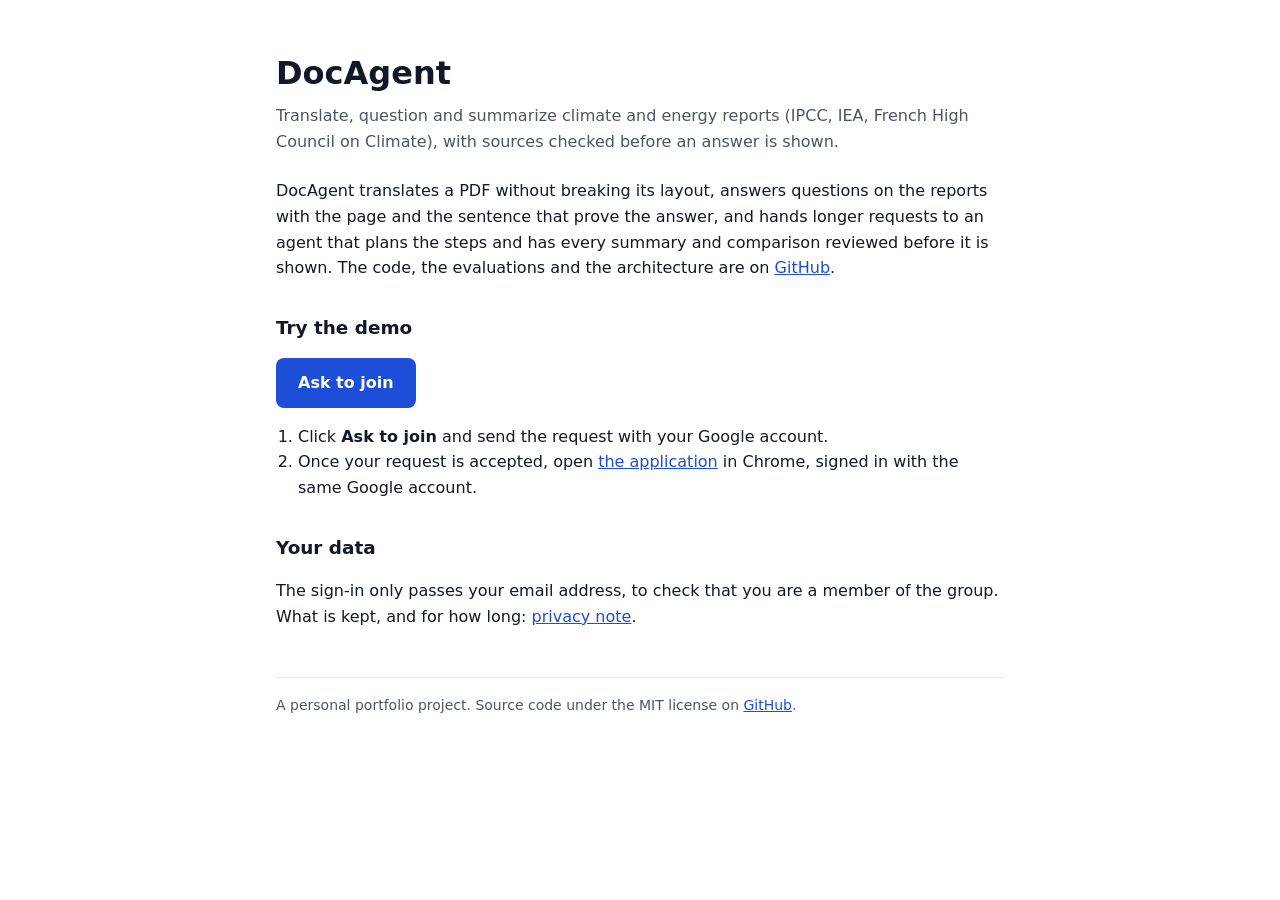
<file: docs/index.html>
<!doctype html>
<html lang="en">
<head>
<meta charset="utf-8">
<meta name="viewport" content="width=device-width, initial-scale=1">
<title>DocAgent demo</title>
<link rel="stylesheet" href="style.css">
</head>
<body>
<main>
<h1>DocAgent</h1>
<p class="lead">Translate, question and summarize climate and energy reports (IPCC, IEA, French High Council on Climate), with sources checked before an answer is shown.</p>

<p>DocAgent translates a PDF without breaking its layout, answers questions on the reports with the page and the sentence that prove the answer, and hands longer requests to an agent that plans the steps and has every summary and comparison reviewed before it is shown. The code, the evaluations and the architecture are on <a href="https://github.com/lylyamm/docagent">GitHub</a>.</p>

<h2>Try the demo</h2>
<p><a class="button" href="https://groups.google.com/g/docagent-demo">Ask to join</a></p>
<ol>
  <li>Click <strong>Ask to join</strong> and send the request with your Google account.</li>
  <li>Once your request is accepted, open <a href="https://docagent-front-51066993529.europe-west9.run.app">the application</a> in Chrome, signed in with the same Google account.</li>
</ol>

<h2>Your data</h2>
<p>The sign-in only passes your email address, to check that you are a member of the group. What is kept, and for how long: <a href="privacy.html">privacy note</a>.</p>

<footer>A personal portfolio project. Source code under the MIT license on <a href="https://github.com/lylyamm/docagent">GitHub</a>.</footer>
</main>
</body>
</html>
</file>
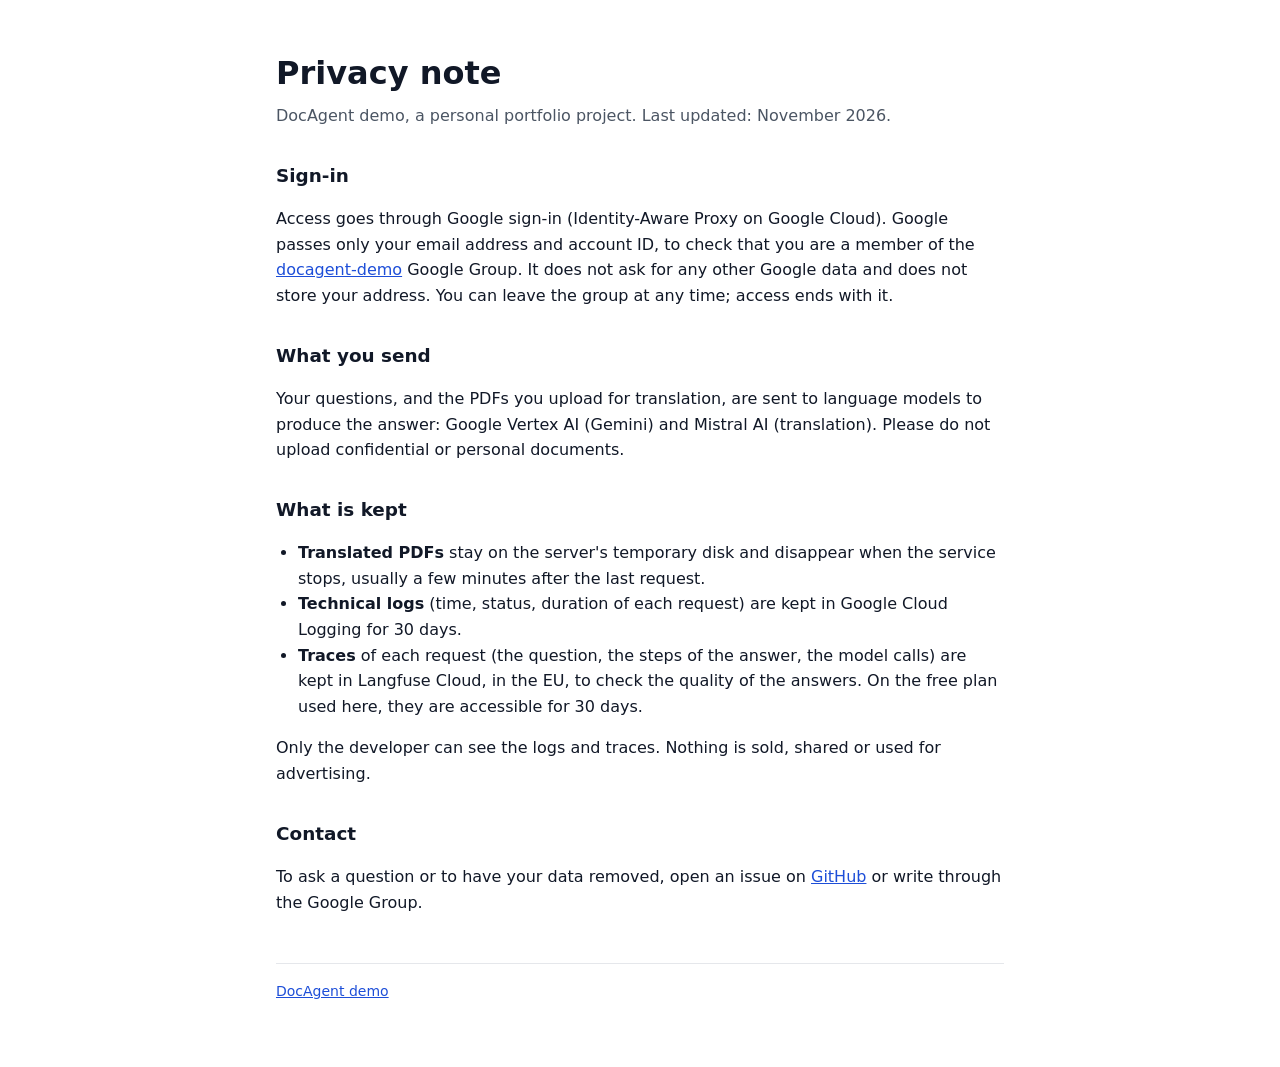
<file: docs/privacy.html>
<!doctype html>
<html lang="en">
<head>
<meta charset="utf-8">
<meta name="viewport" content="width=device-width, initial-scale=1">
<title>DocAgent privacy note</title>
<link rel="stylesheet" href="style.css">
</head>
<body>
<main>
<h1>Privacy note</h1>
<p class="lead">DocAgent demo, a personal portfolio project. Last updated: November 2026.</p>

<h2>Sign-in</h2>
<p>Access goes through Google sign-in (Identity-Aware Proxy on Google Cloud). Google passes only your email address and account ID, to check that you are a member of the <a href="https://groups.google.com/g/docagent-demo">docagent-demo</a> Google Group. It does not ask for any other Google data and does not store your address. You can leave the group at any time; access ends with it.</p>

<h2>What you send</h2>
<p>Your questions, and the PDFs you upload for translation, are sent to language models to produce the answer: Google Vertex AI (Gemini) and Mistral AI (translation). Please do not upload confidential or personal documents.</p>

<h2>What is kept</h2>
<ul>
  <li><strong>Translated PDFs</strong> stay on the server's temporary disk and disappear when the service stops, usually a few minutes after the last request.</li>
  <li><strong>Technical logs</strong> (time, status, duration of each request) are kept in Google Cloud Logging for 30 days.</li>
  <li><strong>Traces</strong> of each request (the question, the steps of the answer, the model calls) are kept in Langfuse Cloud, in the EU, to check the quality of the answers. On the free plan used here, they are accessible for 30 days.</li>
</ul>
<p>Only the developer can see the logs and traces. Nothing is sold, shared or used for advertising.</p>

<h2>Contact</h2>
<p>To ask a question or to have your data removed, open an issue on <a href="https://github.com/lylyamm/docagent/issues">GitHub</a> or write through the Google Group.</p>

<footer><a href="index.html">DocAgent demo</a></footer>
</main>
</body>
</html>
</file>
<file: docs/style.css>
:root { --fg: #111827; --muted: #4B5563; --line: #E5E7EB; --accent: #1D4ED8; --bg: #FFFFFF; }
@media (prefers-color-scheme: dark) { :root { --fg: #F3F4F6; --muted: #9CA3AF; --line: #374151; --accent: #93C5FD; --bg: #111827; } }
* { box-sizing: border-box; }
body { margin: 0; background: var(--bg); color: var(--fg); font: 16px/1.6 system-ui, -apple-system, "Segoe UI", Roboto, sans-serif; }
main { max-width: 760px; margin: 0 auto; padding: 48px 16px 64px; }
h1 { font-size: 2rem; margin: 0 0 4px; }
h2 { font-size: 1.15rem; margin: 32px 0 8px; }
p, li { color: var(--fg); }
.lead { color: var(--muted); margin: 0 0 24px; }
a { color: var(--accent); }
ol, ul { padding-left: 22px; }
img { max-width: 100%; height: auto; border: 1px solid var(--line); border-radius: 8px; }
footer { margin-top: 48px; padding-top: 16px; border-top: 1px solid var(--line); color: var(--muted); font-size: 14px; }
.button { display: inline-block; padding: 12px 22px; border-radius: 8px; background: var(--accent); color: var(--bg); font-weight: 600; text-decoration: none; }
.button:hover { opacity: 0.9; }
</file>
